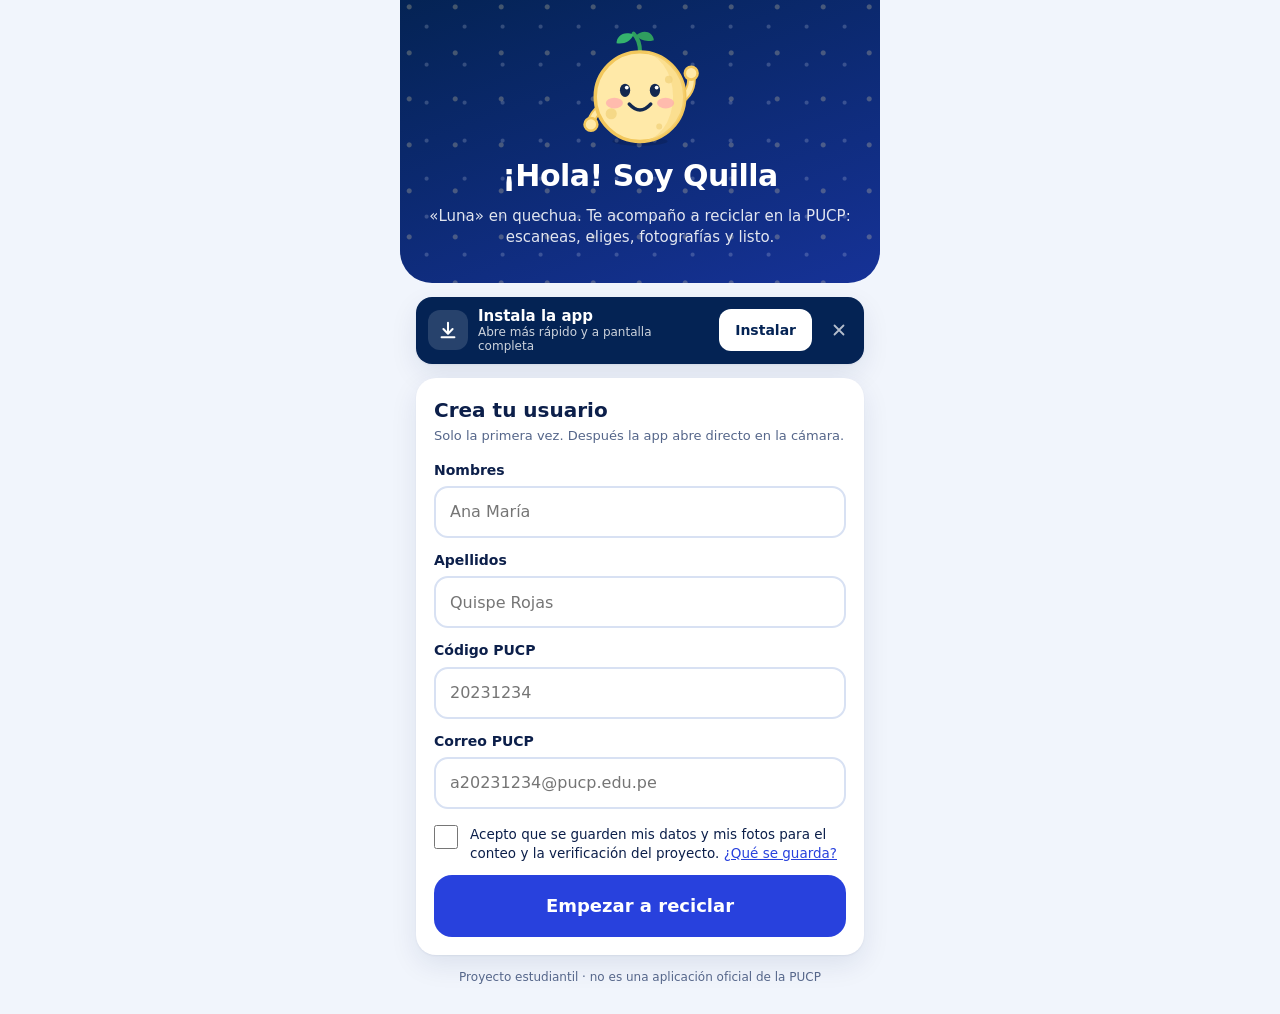
<file: index.html>
<!doctype html>
<html lang="es">
<head>
  <meta charset="utf-8">
  <meta name="viewport" content="width=device-width, initial-scale=1">
  <meta name="theme-color" content="#042354">
  <title>Recicla PUCP</title>
  <meta http-equiv="refresh" content="0; url=app/">
  <link rel="canonical" href="app/">
  <style>
    body { margin: 0; min-height: 100vh; display: grid; place-items: center; text-align: center; background: #042354; color: #fff; font: 18px/1.5 system-ui, -apple-system, "Segoe UI", Roboto, Arial, sans-serif; }
    a { color: #ffe9a8; font-weight: 700; }
  </style>
</head>
<body>
  <p>Abriendo Recicla PUCP…<br><a href="app/">Toca aquí si no se abre solo</a></p>
  <script>location.replace('app/' + location.search + location.hash);</script>
</body>
</html>
</file>
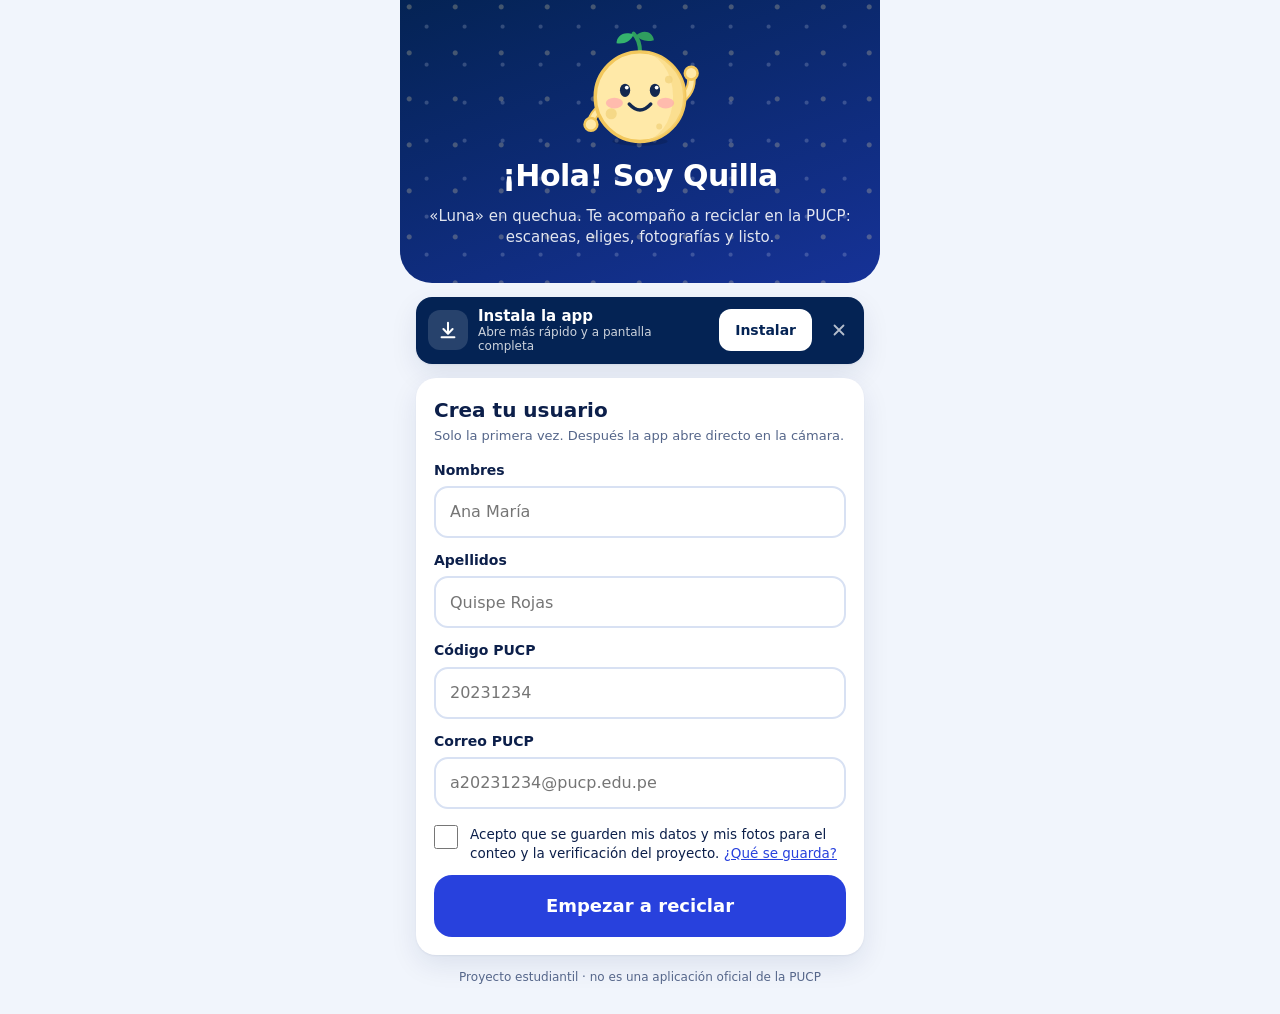
<file: app/index.html>
<!doctype html>
<html lang="es">
<head>
  <meta charset="utf-8">
  <meta name="viewport" content="width=device-width, initial-scale=1, viewport-fit=cover">
  <meta name="theme-color" content="#042354">
  <meta name="color-scheme" content="light dark">
  <meta name="description" content="Escanea el QR del tacho, elige qué botas, toma la foto y suma reciclajes en el campus.">
  <meta name="apple-mobile-web-app-capable" content="yes">
  <meta name="mobile-web-app-capable" content="yes">
  <meta name="apple-mobile-web-app-title" content="Recicla PUCP">
  <meta name="apple-mobile-web-app-status-bar-style" content="black-translucent">
  <title>Recicla PUCP</title>
  <link rel="manifest" href="manifest.webmanifest">
  <link rel="icon" href="icons/icon.svg" type="image/svg+xml">
  <link rel="apple-touch-icon" href="icons/icon-180.png">
  <link rel="stylesheet" href="styles.css">
</head>
<body>
  <!-- Íconos reutilizables -->
  <svg width="0" height="0" style="position:absolute" aria-hidden="true">
    <symbol id="i-back" viewBox="0 0 24 24"><path d="M15 5l-7 7 7 7"/></symbol>
    <symbol id="i-qr" viewBox="0 0 24 24"><rect x="3" y="3" width="7" height="7" rx="1.5"/><rect x="14" y="3" width="7" height="7" rx="1.5"/><rect x="3" y="14" width="7" height="7" rx="1.5"/><path d="M14 14h3v3h-3zM20 14v.01M17 20h4M20 17v3"/></symbol>
    <symbol id="i-clock" viewBox="0 0 24 24"><circle cx="12" cy="12" r="9"/><path d="M12 7v5l3 2"/></symbol>
    <symbol id="i-sliders" viewBox="0 0 24 24"><path d="M4 7h9M19 7h1M4 17h1M11 17h9"/><circle cx="16" cy="7" r="2.5"/><circle cx="8" cy="17" r="2.5"/></symbol>
    <symbol id="i-download" viewBox="0 0 24 24"><path d="M12 4v11M7 11l5 5 5-5M5 20h14"/></symbol>
    <symbol id="i-check" viewBox="0 0 24 24"><path d="M5 12.5l4.5 4.5L19 7.5"/></symbol>
    <symbol id="i-x" viewBox="0 0 24 24"><path d="M6 6l12 12M18 6L6 18"/></symbol>
    <symbol id="i-share" viewBox="0 0 24 24"><path d="M12 3v12M8 7l4-4 4 4M7 11H6a1 1 0 0 0-1 1v8a1 1 0 0 0 1 1h12a1 1 0 0 0 1-1v-8a1 1 0 0 0-1-1h-1"/></symbol>
    <symbol id="i-cloud" viewBox="0 0 24 24"><path d="M7 18a4.5 4.5 0 0 1-.6-8.960A6 6 0 0 1 18 9.500 4 4 0 0 1 17.500 18z"/></symbol>
    <symbol id="i-camera" viewBox="0 0 24 24"><path d="M4 8h3l1.500-2h7L17 8h3a1 1 0 0 1 1 1v9a1 1 0 0 1-1 1H4a1 1 0 0 1-1-1V9a1 1 0 0 1 1-1z"/><circle cx="12" cy="13" r="3.500"/></symbol>
    <symbol id="i-refresh" viewBox="0 0 24 24"><path d="M20 11a8 8 0 0 0-14.500-4M4 4v4h4M4 13a8 8 0 0 0 14.500 4M20 20v-4h-4"/></symbol>
    <symbol id="i-user" viewBox="0 0 24 24"><circle cx="12" cy="8" r="4"/><path d="M4 21a8 8 0 0 1 16 0"/></symbol>
    <symbol id="i-copy" viewBox="0 0 24 24"><rect x="8" y="8" width="12" height="12" rx="2"/><path d="M16 8V6a2 2 0 0 0-2-2H6a2 2 0 0 0-2 2v8a2 2 0 0 0 2 2h2"/></symbol>
    <symbol id="i-dots" viewBox="0 0 24 24"><circle cx="12" cy="5" r="1.600"/><circle cx="12" cy="12" r="1.600"/><circle cx="12" cy="19" r="1.600"/></symbol>
  </svg>

  <div id="app">
    <div id="demo-banner" hidden>MODO DEMOSTRACIÓN · se omiten ubicación, horario y límites</div>

    <!-- 1. Bienvenida y registro (solo la primera vez) -->
    <section class="screen" id="s-welcome" hidden>
      <div class="hero">
        <div class="hero-quilla" data-quilla="hola"></div>
        <h1>¡Hola! Soy Quilla</h1>
        <p>«Luna» en quechua. Te acompaño a reciclar en la PUCP: escaneas, eliges, fotografías y listo.</p>
      </div>
      <div data-install-slot>
        <!-- Aviso de instalación (un solo elemento que app.js mueve al hueco de la pantalla activa) -->
        <aside id="install-banner" class="install" hidden>
          <span class="install-ico" aria-hidden="true"><svg viewBox="0 0 24 24"><use href="#i-download"/></svg></span>
          <div class="install-txt"><b>Instala la app</b><span>Abre más rápido y a pantalla completa</span></div>
          <button class="btn small light" id="btn-install">Instalar</button>
          <button class="x" id="btn-install-x" aria-label="Ocultar aviso"><svg aria-hidden="true"><use href="#i-x"/></svg></button>
        </aside>
      </div>
      <form id="reg-form" class="card" novalidate autocomplete="on">
        <h2>Crea tu usuario</h2>
        <p class="hint">Solo la primera vez. Después la app abre directo en la cámara.</p>
        <div class="field">
          <label for="reg-names">Nombres</label>
          <input id="reg-names" type="text" autocomplete="given-name" autocapitalize="words" placeholder="Ana María" maxlength="60" required>
        </div>
        <div class="field">
          <label for="reg-surnames">Apellidos</label>
          <input id="reg-surnames" type="text" autocomplete="family-name" autocapitalize="words" placeholder="Quispe Rojas" maxlength="60" required>
        </div>
        <div class="field">
          <label for="reg-code">Código PUCP</label>
          <input id="reg-code" type="text" inputmode="numeric" pattern="[0-9]*" autocomplete="off" placeholder="20231234" maxlength="10" required>
        </div>
        <div class="field">
          <label for="reg-email">Correo PUCP</label>
          <input id="reg-email" type="email" inputmode="email" autocomplete="email" autocapitalize="none" spellcheck="false" placeholder="a20231234@pucp.edu.pe" maxlength="80" required>
        </div>
        <label class="check" for="reg-consent">
          <input id="reg-consent" type="checkbox">
          <span>Acepto que se guarden mis datos y mis fotos para el conteo y la verificación del proyecto. <a href="#" id="link-privacy">¿Qué se guarda?</a></span>
        </label>
        <p class="error" id="reg-error" role="alert" hidden></p>
        <button class="btn primary big" type="submit">Empezar a reciclar</button>
      </form>
      <p class="fine">Proyecto estudiantil · no es una aplicación oficial de la PUCP</p>
    </section>

    <!-- 2. Escáner de QR (pantalla principal) -->
    <section class="screen" id="s-scan" hidden>
      <header class="appbar">
        <div class="brand"><span class="brand-q" data-quilla="feliz"></span><div><b>Recicla</b><small>PUCP</small></div></div>
        <button class="count-chip" id="count-chip" data-go="history" aria-label="Mis reciclajes"><span id="chip-icon" aria-hidden="true">🌱</span><b id="chip-count">0</b><span class="sr">reciclajes</span></button>
        <button class="icon-btn dark" data-go="settings" aria-label="Ajustes"><svg aria-hidden="true"><use href="#i-sliders"/></svg></button>
      </header>
      <div class="stage">
        <video id="scan-video" playsinline muted autoplay></video>
        <div class="corners"></div>
        <div class="scanline" aria-hidden="true"></div>
        <div class="pill" id="scan-msg" role="status" aria-live="polite">Iniciando cámara…</div>
        <div class="stage-problem" id="scan-problem" hidden>
          <div data-quilla="pensando" class="problem-quilla"></div>
          <p id="scan-problem-text"></p>
          <button class="btn light" id="btn-scan-retry">Reintentar</button>
        </div>
      </div>
      <div data-install-slot></div>
      <aside class="fact" id="scan-fact"></aside>
      <div class="demo-sim" id="scan-demo" hidden>
        <p>Modo demo: simula el escaneo de un tacho</p>
        <div class="tachos" id="scan-demo-list"></div>
      </div>
    </section>

    <!-- 3. Escoger tacho -->
    <section class="screen" id="s-bins" hidden>
      <header class="topbar">
        <button class="icon-btn" data-back aria-label="Volver"><svg aria-hidden="true"><use href="#i-back"/></svg></button>
        <div class="title"><h2>Escoge el tacho</h2><p id="bins-where">Tacho 01</p></div>
        <span class="spacer"></span>
      </header>
      <p class="lead" id="bins-lead">Fíjate en el color y en los dibujos: ¿en cuál vas a botar?</p>
      <div class="bin-grid" id="bin-grid"></div>
      <div class="sticky-actions">
        <button class="btn ghost" id="btn-rescan-bins"><svg aria-hidden="true"><use href="#i-qr"/></svg> Escanear otro QR</button>
      </div>
    </section>

    <!-- 4. Escoger residuo -->
    <section class="screen" id="s-waste" hidden>
      <header class="topbar">
        <button class="icon-btn" data-back aria-label="Volver"><svg aria-hidden="true"><use href="#i-back"/></svg></button>
        <div class="title"><h2>¿Qué vas a botar?</h2><p id="waste-where">Tacho 01</p></div>
        <span class="spacer"></span>
      </header>
      <div class="bin-banner" id="waste-banner"></div>
      <div class="waste-grid" id="waste-grid"></div>
    </section>

    <!-- 5. Foto -->
    <section class="screen" id="s-camera" hidden>
      <header class="topbar">
        <button class="icon-btn" data-back aria-label="Volver"><svg aria-hidden="true"><use href="#i-back"/></svg></button>
        <div class="title"><h2>Toma la foto</h2><p id="cap-what">Tacho 01</p></div>
        <span class="spacer"></span>
      </header>
      <div class="notice"><span aria-hidden="true">📸</span><span><b>Que se vean los tachos de fondo</b> y tu residuo en la mano. La foto se toma ahora: no se puede elegir de la galería.</span></div>
      <div class="stage">
        <video id="cap-video" playsinline muted autoplay></video>
        <img id="cap-still" alt="Foto tomada" hidden>
        <div class="corners"></div>
        <div class="stage-problem" id="cap-problem" hidden>
          <div data-quilla="pensando" class="problem-quilla"></div>
          <p id="cap-problem-text"></p>
          <button class="btn light" id="btn-cap-retry">Reintentar</button>
        </div>
      </div>
      <div class="shutter-wrap" id="cap-controls"><button class="shutter" id="shutter" aria-label="Tomar foto" disabled></button></div>
      <div id="cap-confirm" hidden>
        <p class="error" id="cap-error" role="alert" hidden></p>
        <div class="row">
          <button class="btn ghost" id="btn-retake">Repetir</button>
          <button class="btn go" id="btn-send"><svg aria-hidden="true"><use href="#i-check"/></svg> Enviar</button>
        </div>
      </div>
    </section>

    <!-- 6. Celebración -->
    <section class="screen" id="s-done" hidden>
      <div class="done-card">
        <div class="confetti" id="confetti" aria-hidden="true"></div>
        <div class="done-quilla" data-quilla="festejo"></div>
        <h2 id="done-cheer">¡Bravazo!</h2>
        <p class="done-count">Ya reciclaste <b id="done-total">0</b> <span id="done-label">veces</span></p>
        <div class="level">
          <div class="level-row"><span id="lvl-name">🌱 Semilla</span><span id="lvl-next"></span></div>
          <div class="bar"><i id="lvl-bar"></i></div>
        </div>
        <p class="sync" id="done-sync"></p>
        <p class="community" id="done-community" hidden></p>
      </div>
      <aside class="fact big" id="done-fact"></aside>
      <button class="btn primary big" id="btn-keep">Seguir reciclando</button>
      <button class="btn ghost" id="btn-rescan-done"><svg aria-hidden="true"><use href="#i-qr"/></svg> Escanear otro QR</button>
    </section>

    <!-- 7. Historial -->
    <section class="screen" id="s-history" hidden>
      <header class="topbar">
        <button class="icon-btn" data-back aria-label="Volver"><svg aria-hidden="true"><use href="#i-back"/></svg></button>
        <div class="title"><h2>Mis reciclajes</h2><p id="hist-sub"></p></div>
        <span class="spacer"></span>
      </header>
      <div id="hist-list"></div>
      <p class="empty" id="hist-empty" hidden>Todavía no tienes registros. ¡Escanea tu primer QR!</p>
      <button class="btn ghost" id="btn-more" hidden>Ver más</button>
      <button class="btn ghost" id="btn-export"><svg aria-hidden="true"><use href="#i-download"/></svg> Exportar mis registros (CSV)</button>
    </section>

    <!-- 8. Ajustes -->
    <section class="screen" id="s-settings" hidden>
      <header class="topbar">
        <button class="icon-btn" data-back aria-label="Volver"><svg aria-hidden="true"><use href="#i-back"/></svg></button>
        <div class="title"><h2>Ajustes</h2></div>
        <span class="spacer"></span>
      </header>

      <div class="card profile">
        <div class="avatar" id="set-avatar" aria-hidden="true">Q</div>
        <div class="profile-txt"><b id="set-name"></b><span id="set-code"></span><span id="set-email"></span></div>
        <button class="btn small ghost" id="btn-edit-profile">Editar</button>
      </div>

      <div class="card">
        <div class="setting"><div><b>Instalar la app</b><p id="set-install-note">Ábrela como cualquier app, sin buscar el enlace.</p></div><button class="btn small primary" id="btn-install-set">Instalar</button></div>
        <div class="setting"><div><b>Invitar a un amigo</b><p>Comparte el enlace para que se una.</p></div><button class="btn small ghost" id="btn-share"><svg aria-hidden="true"><use href="#i-share"/></svg> Compartir</button></div>
      </div>

      <div class="card">
        <div class="setting"><div><b id="set-cloud-title">Nube</b><p id="set-cloud-note"></p></div><button class="btn small ghost" id="btn-sync"><svg aria-hidden="true"><use href="#i-refresh"/></svg> Enviar</button></div>
        <div class="setting">
          <div><b>Modo demostración</b><p>Para presentar la app fuera del campus: omite ubicación, horario y límites. Los registros quedan marcados como DEMO.</p></div>
          <label class="switch"><input type="checkbox" id="demo-toggle" aria-label="Modo demostración"><span></span></label>
        </div>
      </div>

      <div class="card stack">
        <button class="btn ghost" id="btn-privacy">Privacidad: qué datos se guardan</button>
        <button class="btn ghost" id="btn-clear-demo">Borrar registros de demostración</button>
        <button class="btn danger" id="btn-logout">Cambiar de usuario</button>
      </div>
      <p class="fine">Recicla PUCP · versión 2 · proyecto estudiantil</p>
    </section>
  </div>

  <div id="toast" role="status" aria-live="polite"></div>
  <div id="modal" hidden role="dialog" aria-modal="true"></div>

  <script src="config.js"></script>
  <script src="content.js"></script>
  <script src="art.js"></script>
  <script src="cloud.js"></script>
  <script src="app.js"></script>
</body>
</html>
</file>
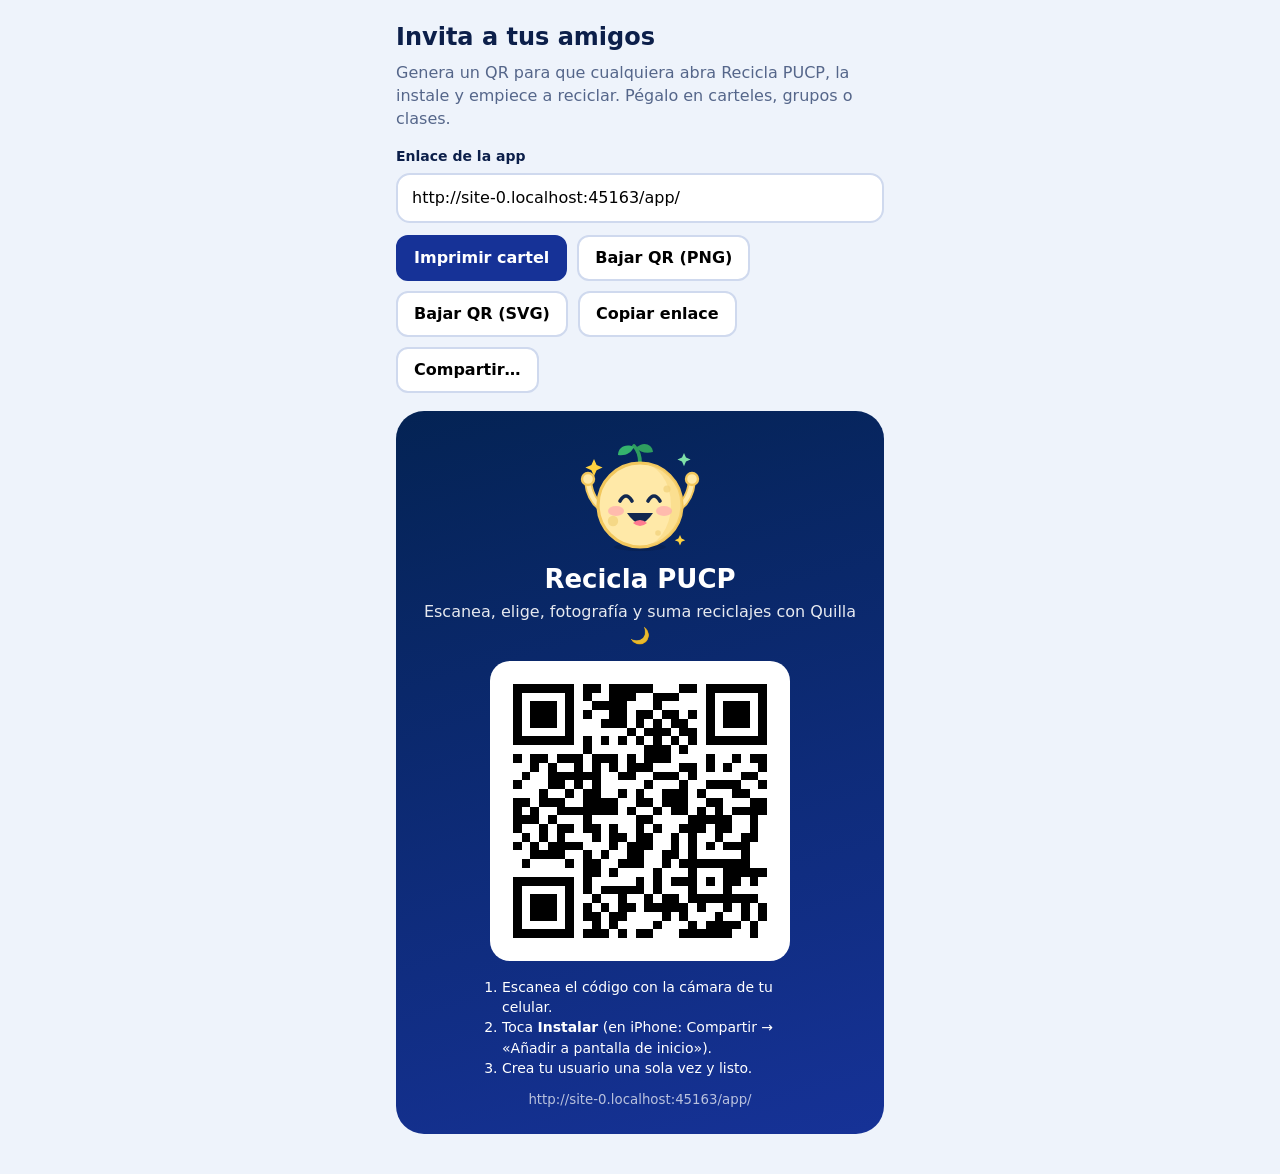
<file: app/invitar.html>
<!doctype html>
<html lang="es">
<head>
  <meta charset="utf-8">
  <meta name="viewport" content="width=device-width, initial-scale=1">
  <meta name="color-scheme" content="light">
  <title>Invitar a Recicla PUCP</title>
  <style>
    :root { --navy: #042354; --royal: #163297; --green: #1fa463; --ink: #0c1f4a; --muted: #55668a; --line: #cfd9ee; }
    * { box-sizing: border-box; }
    body { margin: 0; font: 16px/1.45 system-ui, -apple-system, "Segoe UI", Roboto, Arial, sans-serif; color: var(--ink); background: #eef3fb; }
    .wrap { max-width: 520px; margin: 0 auto; padding: 20px 16px 40px; }
    h1 { margin: 0 0 6px; font-size: 24px; }
    p.lead { margin: 0 0 16px; color: var(--muted); }
    label { display: block; margin-bottom: 6px; font-weight: 800; font-size: 14px; }
    input { width: 100%; min-height: 50px; padding: 0 14px; border: 2px solid var(--line); border-radius: 14px; font: inherit; }
    button { min-height: 46px; padding: 0 16px; border-radius: 12px; border: 2px solid var(--line); background: #fff; font: inherit; font-weight: 700; cursor: pointer; }
    button.primary { background: var(--royal); border-color: var(--royal); color: #fff; }
    .row { display: flex; flex-wrap: wrap; gap: 10px; margin-top: 12px; }
    .poster { margin-top: 18px; background: linear-gradient(165deg, var(--navy), var(--royal)); color: #fff; border-radius: 28px; padding: 24px 20px; text-align: center; }
    .poster .q { width: 120px; height: 120px; margin: 0 auto; }
    .poster h2 { margin: 6px 0 2px; font-size: 26px; }
    .poster p { margin: 0 0 14px; opacity: .9; }
    .poster .code { background: #fff; border-radius: 20px; padding: 14px; width: min(100%, 300px); margin: 0 auto; }
    .poster .code svg { width: 100%; height: auto; display: block; }
    .poster ol { text-align: left; margin: 16px auto 0; padding-left: 22px; max-width: 320px; font-size: 14px; }
    .poster small { display: block; margin-top: 12px; opacity: .7; word-break: break-all; }
    .warn { background: #fff4d6; color: #5c4300; border-radius: 12px; padding: 10px 12px; font-size: 14px; margin-top: 12px; }
    @media print {
      @page { size: A4; margin: 12mm; }
      body { background: #fff; }
      .noprint { display: none !important; }
      .poster { border-radius: 0; }
    }
  </style>
</head>
<body>
  <div class="wrap">
    <div class="noprint">
      <h1>Invita a tus amigos</h1>
      <p class="lead">Genera un QR para que cualquiera abra Recicla PUCP, la instale y empiece a reciclar. Pégalo en carteles, grupos o clases.</p>
      <label for="url">Enlace de la app</label>
      <input id="url" type="url" inputmode="url" placeholder="https://tu-sitio.github.io/recicla-pucp/" autocomplete="off">
      <div class="warn" id="warn" hidden>Abre esta página desde el enlace publicado (no desde tu computadora) para que el enlace se complete solo, o escríbelo arriba.</div>
      <div class="row">
        <button class="primary" id="print">Imprimir cartel</button>
        <button id="png">Bajar QR (PNG)</button>
        <button id="svg">Bajar QR (SVG)</button>
        <button id="copy">Copiar enlace</button>
        <button id="share">Compartir…</button>
      </div>
    </div>

    <div class="poster">
      <div class="q" id="q"></div>
      <h2>Recicla PUCP</h2>
      <p>Escanea, elige, fotografía y suma reciclajes con Quilla 🌙</p>
      <div class="code" id="code"></div>
      <ol>
        <li>Escanea el código con la cámara de tu celular.</li>
        <li>Toca <b>Instalar</b> (en iPhone: Compartir → «Añadir a pantalla de inicio»).</li>
        <li>Crea tu usuario una sola vez y listo.</li>
      </ol>
      <small id="shown"></small>
    </div>
  </div>

  <script src="config.js"></script>
  <script src="art.js"></script>
  <script src="qrgen.js"></script>
  <script>
    (function () {
      var $ = function (s) { return document.querySelector(s); };
      var input = $('#url'), qr = null;
      $('#q').innerHTML = RP_ART.quilla('festejo');

      // Si la página está publicada, el enlace de la app es la misma carpeta.
      var guess = '';
      if (/^https?:$/.test(location.protocol) && !/^(localhost|127\.)/.test(location.hostname)) guess = location.href.split('#')[0].split('?')[0].replace(/[^/]*$/, '');
      input.value = guess;
      $('#warn').hidden = !!guess;

      function draw() {
        var url = input.value.trim();
        $('#warn').hidden = !!url;
        if (!url) { $('#code').innerHTML = '<p style="color:#55668a;margin:30px 0">Escribe el enlace para generar el QR</p>'; $('#shown').textContent = ''; qr = null; return; }
        try { qr = QR.encode(url, 'M', 1, 10); } catch (e) { $('#code').innerHTML = '<p style="color:#b3261e">El enlace es demasiado largo para este generador.</p>'; qr = null; return; }
        $('#code').innerHTML = QR.toSvg(qr, { border: 1 });
        $('#shown').textContent = url;
      }
      input.addEventListener('input', draw); draw();

      function download(name, blob) {
        var a = document.createElement('a'); a.href = URL.createObjectURL(blob); a.download = name;
        document.body.appendChild(a); a.click(); a.remove(); setTimeout(function () { URL.revokeObjectURL(a.href); }, 2000);
      }
      $('#png').onclick = function () { if (!qr) return; var cv = document.createElement('canvas'); QR.toCanvas(qr, cv, 12, 4); cv.toBlob(function (b) { download('recicla-pucp-qr.png', b); }, 'image/png'); };
      $('#svg').onclick = function () { if (qr) download('recicla-pucp-qr.svg', new Blob([QR.toSvg(qr, { border: 4 })], { type: 'image/svg+xml' })); };
      $('#print').onclick = function () { window.print(); };
      $('#copy').onclick = function () { if (navigator.clipboard) navigator.clipboard.writeText(input.value.trim()).then(function () { $('#copy').textContent = '¡Copiado!'; setTimeout(function () { $('#copy').textContent = 'Copiar enlace'; }, 1800); }); };
      $('#share').onclick = function () {
        var url = input.value.trim(); if (!url) return;
        if (navigator.share) navigator.share({ title: 'Recicla PUCP', text: '¡Recicla en el campus y suma con Quilla! 🌙', url: url }).catch(function () {});
        else $('#copy').click();
      };
    })();
  </script>
</body>
</html>
</file>
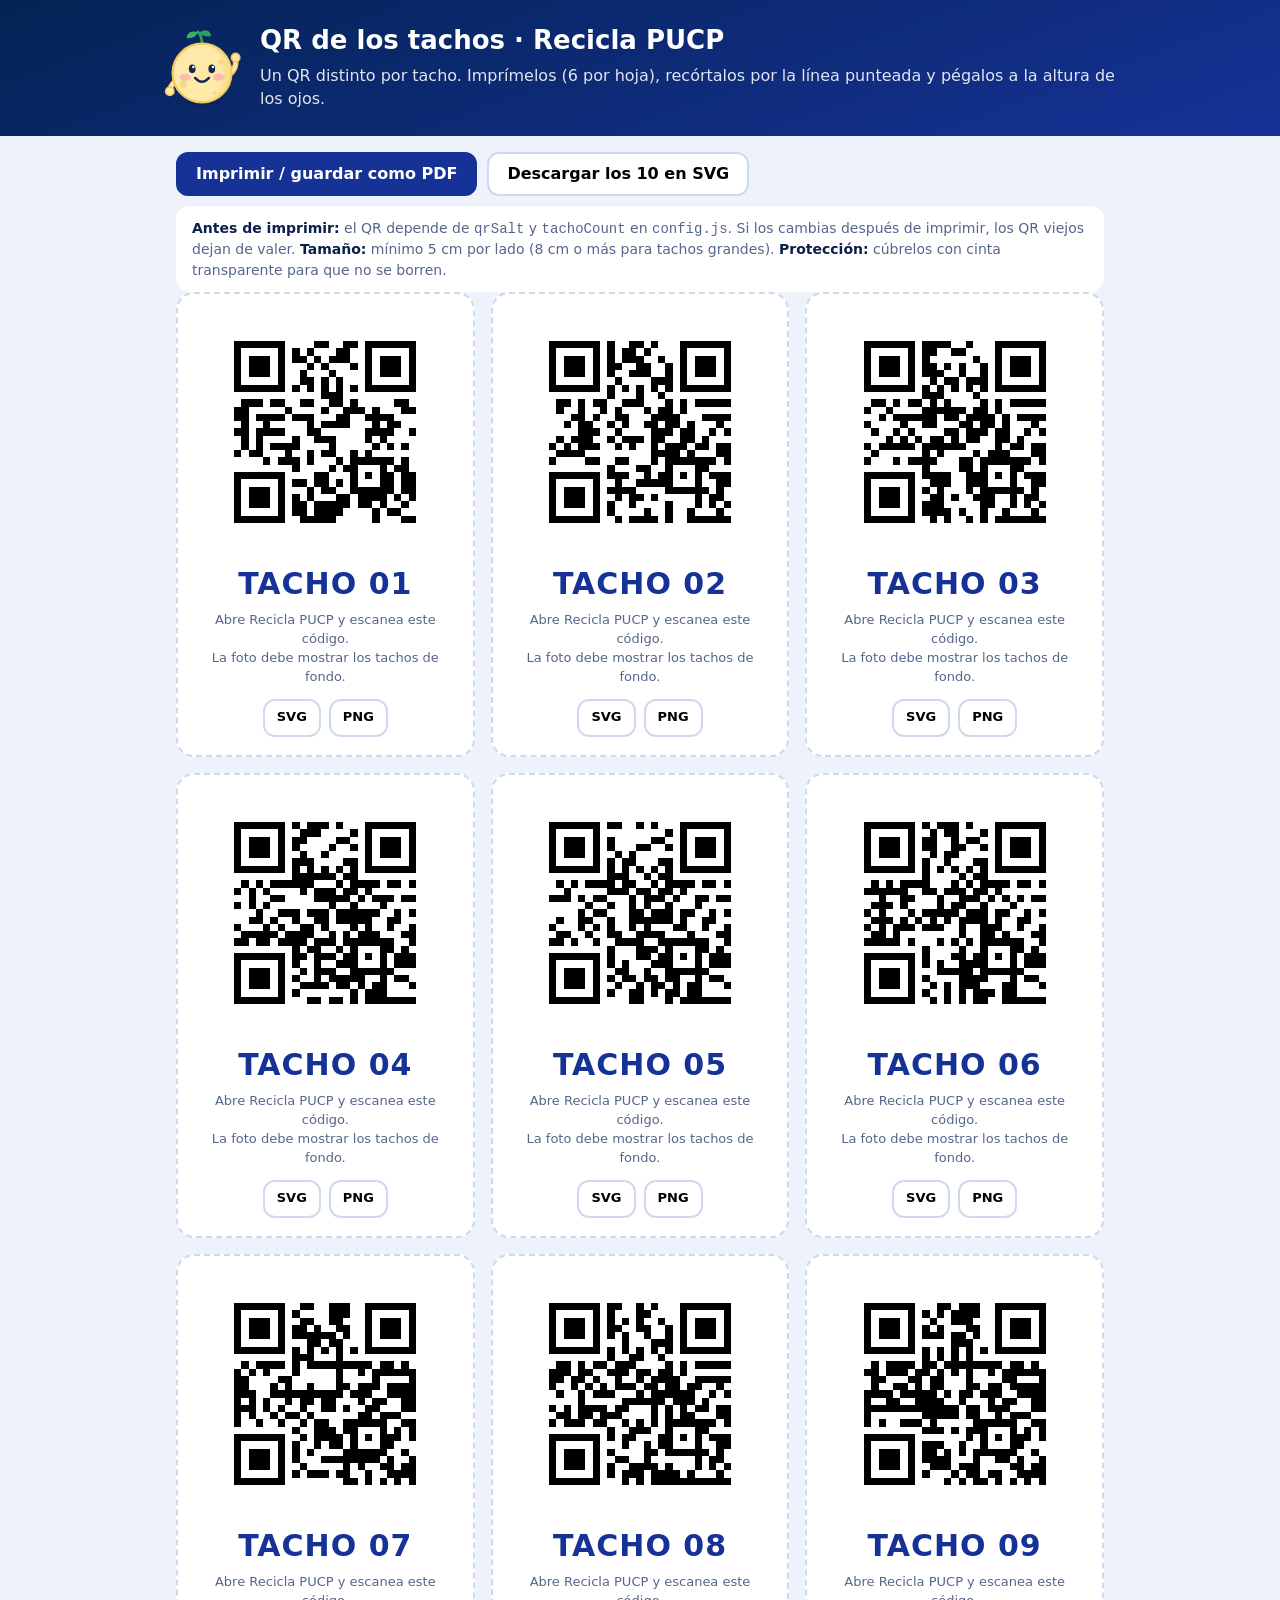
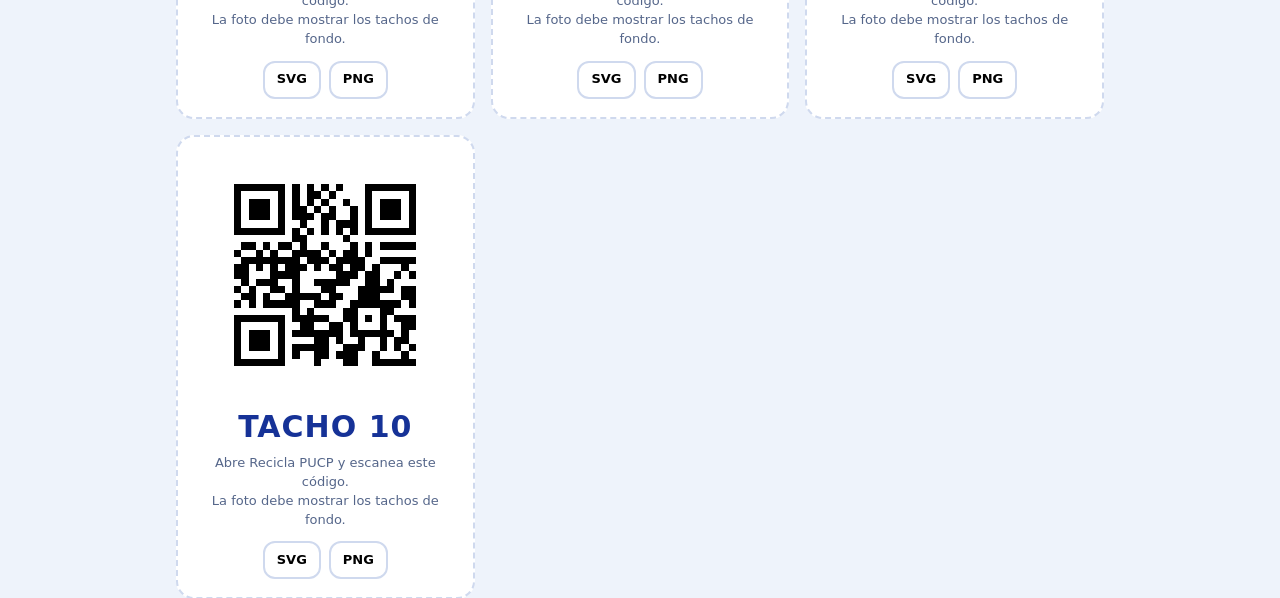
<file: app/qrs.html>
<!doctype html>
<html lang="es">
<head>
  <meta charset="utf-8">
  <meta name="viewport" content="width=device-width, initial-scale=1">
  <meta name="color-scheme" content="light">
  <title>QR de los tachos · Recicla PUCP</title>
  <style>
    :root { --navy: #042354; --royal: #163297; --green: #1fa463; --ink: #0c1f4a; --muted: #55668a; --line: #cfd9ee; }
    * { box-sizing: border-box; }
    body { margin: 0; font: 16px/1.45 system-ui, -apple-system, "Segoe UI", Roboto, Arial, sans-serif; color: var(--ink); background: #eef3fb; }
    header.top { background: linear-gradient(160deg, var(--navy), var(--royal)); color: #fff; padding: 22px 16px 26px; }
    header.top .in { max-width: 960px; margin: 0 auto; display: flex; gap: 16px; align-items: center; }
    header.top .q { width: 84px; height: 84px; flex: none; }
    h1 { margin: 0 0 4px; font-size: 26px; }
    header p { margin: 0; opacity: .88; }
    .wrap { max-width: 960px; margin: 0 auto; padding: 0 16px; }
    .tools { display: flex; flex-wrap: wrap; gap: 10px; margin: 16px 0 10px; }
    button { min-height: 44px; padding: 0 18px; border-radius: 12px; border: 2px solid var(--line); background: #fff; font: inherit; font-weight: 700; cursor: pointer; }
    button.primary { background: var(--royal); border-color: var(--royal); color: #fff; }
    .tips { background: #fff; border-radius: 14px; padding: 12px 16px; font-size: 14px; color: var(--muted); }
    .tips b { color: var(--ink); }
    main { display: grid; grid-template-columns: repeat(auto-fill, minmax(280px, 1fr)); gap: 16px; padding-top: 16px; padding-bottom: 40px; }
    .card { background: #fff; border: 2px dashed var(--line); border-radius: 18px; padding: 18px; text-align: center; break-inside: avoid; }
    .card .qr { width: 100%; max-width: 240px; margin: 0 auto; display: block; }
    .card .qr svg { display: block; width: 100%; height: auto; }
    .card h2 { margin: 10px 0 0; font-size: 30px; letter-spacing: 1px; color: var(--royal); }
    .card .place { margin: 0; font-weight: 700; }
    .card .how { margin: 6px 0 0; font-size: 13px; color: var(--muted); }
    .card .actions { display: flex; gap: 8px; justify-content: center; margin-top: 12px; }
    .card .actions button { min-height: 38px; padding: 0 12px; font-size: 13px; }

    @media print {
      @page { size: A4; margin: 10mm; }
      body { background: #fff; }
      header.top { background: none; color: var(--ink); padding: 0 0 4mm; }
      header.top .q { width: 16mm; height: 16mm; }
      .tools, .tips, .card .actions { display: none; }
      .wrap { max-width: none; padding: 0; }
      main { grid-template-columns: 1fr 1fr; gap: 6mm; padding: 0; }
      .card { border: 1px dashed #888; border-radius: 0; padding: 6mm; height: 86mm; display: flex; flex-direction: column; align-items: center; justify-content: center; page-break-inside: avoid; }
      .card .qr { max-width: 52mm; }
      .card h2 { font-size: 22pt; margin-top: 3mm; }
    }
  </style>
</head>
<body>
  <header class="top">
    <div class="in">
      <div class="q" id="q"></div>
      <div>
        <h1>QR de los tachos · Recicla PUCP</h1>
        <p>Un QR distinto por tacho. Imprímelos (6 por hoja), recórtalos por la línea punteada y pégalos a la altura de los ojos.</p>
      </div>
    </div>
  </header>
  <div class="wrap">
    <div class="tools">
      <button class="primary" id="print">Imprimir / guardar como PDF</button>
      <button id="dl-all">Descargar los 10 en SVG</button>
    </div>
    <div class="tips">
      <b>Antes de imprimir:</b> el QR depende de <code>qrSalt</code> y <code>tachoCount</code> en <code>config.js</code>. Si los cambias después de imprimir, los QR viejos dejan de valer.
      <b>Tamaño:</b> mínimo 5 cm por lado (8 cm o más para tachos grandes). <b>Protección:</b> cúbrelos con cinta transparente para que no se borren.
    </div>
  </div>
  <main class="wrap" id="grid"></main>

  <script src="config.js"></script>
  <script src="art.js"></script>
  <script src="qrgen.js"></script>
  <script>
    (function () {
      var C = window.RP_CONFIG, grid = document.getElementById('grid'), items = [];
      document.getElementById('q').innerHTML = RP_ART.quilla('hola');

      function download(name, blob) {
        var a = document.createElement('a');
        a.href = URL.createObjectURL(blob); a.download = name;
        document.body.appendChild(a); a.click(); a.remove();
        setTimeout(function () { URL.revokeObjectURL(a.href); }, 2000);
      }

      for (var n = 1; n <= C.tachoCount; n++) {
        var qr = QR.encode(C.makePayload(n), 'Q');
        items.push({ n: n, qr: qr, svg: QR.toSvg(qr, { border: 4 }) });
      }

      items.forEach(function (it) {
        var card = document.createElement('section');
        card.className = 'card';
        card.innerHTML =
          '<div class="qr">' + it.svg + '</div>' +
          '<h2>' + C.tachoLabel(it.n).toUpperCase() + '</h2>' +
          (C.tachoPlace(it.n) ? '<p class="place"></p>' : '') +
          '<p class="how">Abre Recicla PUCP y escanea este código.<br>La foto debe mostrar los tachos de fondo.</p>' +
          '<div class="actions"><button data-svg>SVG</button><button data-png>PNG</button></div>';
        if (C.tachoPlace(it.n)) card.querySelector('.place').textContent = C.tachoPlace(it.n);
        card.querySelector('[data-svg]').onclick = function () {
          download('tacho-' + C.tachoId(it.n) + '.svg', new Blob([it.svg], { type: 'image/svg+xml' }));
        };
        card.querySelector('[data-png]').onclick = function () {
          var cv = document.createElement('canvas');
          QR.toCanvas(it.qr, cv, 16, 4);
          cv.toBlob(function (b) { download('tacho-' + C.tachoId(it.n) + '.png', b); }, 'image/png');
        };
        grid.appendChild(card);
      });

      document.getElementById('print').onclick = function () { window.print(); };
      document.getElementById('dl-all').onclick = function () {
        items.forEach(function (it, i) {
          setTimeout(function () { download('tacho-' + C.tachoId(it.n) + '.svg', new Blob([it.svg], { type: 'image/svg+xml' })); }, i * 400);
        });
      };
    })();
  </script>
</body>
</html>
</file>
<file: app/styles.css>
/* Recicla PUCP · tema azul PUCP con acento verde. Los colores están todos aquí arriba. */
:root {
  --navy: #042354;
  --royal: #163297;
  --blue: #2841dd;
  --green: #1fa463;
  --green-deep: #14804b;
  --moon: #ffe9a8;
  --gold: #f2c75c;

  --bg: #f1f5fc;
  --surface: #ffffff;
  --ink: #0c1f4a;
  --muted: #55668a;
  --line: #d8e1f3;
  --soft: #e8eefc;
  --primary: #2841dd;
  --primary-ink: #ffffff;
  --go: #1fa463;
  --go-ink: #ffffff;
  --warn: #b3261e;
  --warn-soft: #fdeceb;
  --notice: #e6f6ee;
  --shadow: 0 1px 2px rgba(4, 35, 84, .06), 0 10px 28px rgba(4, 35, 84, .09);
  --radius: 20px;
  --safe-b: env(safe-area-inset-bottom, 0px);
  --safe-t: env(safe-area-inset-top, 0px);
}

@media (prefers-color-scheme: dark) {
  :root {
    --bg: #050f24;
    --surface: #0d2147;
    --ink: #e9efff;
    --muted: #9fb2dc;
    --line: #1f3566;
    --soft: #14294f;
    --primary: #6f86ff;
    --primary-ink: #07143a;
    --go: #34c27b;
    --go-ink: #04210f;
    --warn: #ff9a92;
    --warn-soft: #3b1b19;
    --notice: #123a2c;
    --shadow: 0 1px 2px rgba(0, 0, 0, .5), 0 10px 28px rgba(0, 0, 0, .4);
  }
}

* { box-sizing: border-box; -webkit-tap-highlight-color: transparent; }
html { -webkit-text-size-adjust: 100%; }
body {
  margin: 0; background: var(--bg); color: var(--ink);
  font: 16px/1.45 system-ui, -apple-system, "Segoe UI", Roboto, "Helvetica Neue", Arial, sans-serif;
}
[hidden] { display: none !important; }
h1, h2, h3, p { margin: 0; }
button { font: inherit; color: inherit; }
a { color: var(--primary); }
.sr { position: absolute; width: 1px; height: 1px; overflow: hidden; clip: rect(0 0 0 0); white-space: nowrap; }

#app { max-width: 480px; margin: 0 auto; min-height: 100dvh; padding: 0 16px calc(var(--safe-b) + 28px); }
.screen { display: flex; flex-direction: column; gap: 14px; padding-top: calc(var(--safe-t) + 12px); animation: rise .24s ease-out; }
@keyframes rise { from { opacity: 0; transform: translateY(10px); } to { opacity: 1; transform: none; } }

/* ---------- avisos ---------- */
#demo-banner {
  position: sticky; top: 0; z-index: 30; margin: 0 -16px; padding: calc(var(--safe-t) + 6px) 16px 6px;
  background: #ffe08a; color: #4a3600; font-size: 12.5px; font-weight: 800; text-align: center;
}
#toast {
  position: fixed; left: 50%; bottom: calc(var(--safe-b) + 24px); z-index: 70;
  transform: translate(-50%, 20px); opacity: 0; pointer-events: none;
  max-width: min(92vw, 440px); padding: 12px 16px; border-radius: 14px;
  background: var(--navy); color: #fff; font-size: 14px; box-shadow: var(--shadow); transition: opacity .2s, transform .2s;
}
#toast.show { opacity: 1; transform: translate(-50%, 0); }

.install {
  display: flex; align-items: center; gap: 10px; margin: 0; padding: 10px 8px 10px 12px;
  border-radius: 16px; background: var(--navy); color: #fff; box-shadow: var(--shadow);
}
.install-ico { flex: none; width: 40px; height: 40px; border-radius: 12px; display: grid; place-items: center; background: rgba(255, 255, 255, .14); }
.install-ico svg { width: 22px; height: 22px; fill: none; stroke: #fff; stroke-width: 2.2; stroke-linecap: round; stroke-linejoin: round; }
.install-txt { flex: 1; min-width: 0; display: flex; flex-direction: column; line-height: 1.2; }
.install-txt b { font-size: 15px; }
.install-txt span { font-size: 12px; opacity: .8; }
.install .x { flex: none; width: 34px; height: 34px; border: 0; border-radius: 10px; background: transparent; color: #fff; opacity: .7; cursor: pointer; display: grid; place-items: center; }
.install .x svg { width: 18px; height: 18px; fill: none; stroke: currentColor; stroke-width: 2.4; stroke-linecap: round; }
[data-install-slot]:empty, [data-install-slot]:not(:has(:not([hidden]))) { display: none; }

/* ---------- botones y campos ---------- */
.btn {
  display: inline-flex; align-items: center; justify-content: center; gap: 10px;
  min-height: 54px; padding: 0 20px; width: 100%;
  border: 2px solid transparent; border-radius: 16px;
  background: var(--surface); color: var(--ink); font-weight: 800; cursor: pointer;
}
.btn:disabled { opacity: .55; cursor: default; }
.btn.primary { background: var(--primary); color: var(--primary-ink); }
.btn.go { background: var(--go); color: var(--go-ink); }
.btn.light { background: #fff; color: var(--navy); }
.btn.ghost { border-color: var(--line); }
.btn.danger { color: var(--warn); border-color: var(--warn); background: transparent; }
.btn.big { min-height: 62px; font-size: 18px; border-radius: 18px; }
.btn.small { min-height: 42px; padding: 0 14px; font-size: 14px; width: auto; border-radius: 12px; }
.btn svg, .icon-btn svg { width: 22px; height: 22px; fill: none; stroke: currentColor; stroke-width: 2; stroke-linecap: round; stroke-linejoin: round; flex: none; }
.btn:active:not(:disabled) { transform: scale(.985); }
:focus-visible { outline: 3px solid var(--primary); outline-offset: 2px; }

label { display: block; margin-bottom: 6px; font-weight: 800; font-size: 14px; }
input[type="text"], input[type="email"] {
  width: 100%; min-height: 52px; padding: 0 14px; border: 2px solid var(--line); border-radius: 14px;
  background: var(--surface); color: var(--ink); font: inherit;
}
input[type="text"]:focus, input[type="email"]:focus { border-color: var(--primary); outline: none; }
.field + .field { margin-top: 12px; }
.check { display: flex; gap: 12px; align-items: flex-start; margin: 16px 0 12px; font-weight: 500; font-size: 13.5px; line-height: 1.4; }
.check input { flex: none; width: 24px; height: 24px; margin: 0; accent-color: var(--primary); }
.hint { color: var(--muted); font-size: 13px; margin: 2px 0 14px; }
.fine { color: var(--muted); font-size: 12px; text-align: center; }
.error { color: var(--warn); background: var(--warn-soft); padding: 10px 12px; border-radius: 12px; font-size: 14px; font-weight: 700; margin-bottom: 10px; }
.card { background: var(--surface); border-radius: var(--radius); box-shadow: var(--shadow); padding: 18px; }
.card h2 { font-size: 20px; }
.row { display: grid; grid-template-columns: 1fr 1fr; gap: 10px; }

/* ---------- bienvenida ---------- */
.hero {
  text-align: center; color: #fff; margin: 0 -16px; padding: calc(var(--safe-t) + 22px) 24px 34px; border-radius: 0 0 32px 32px;
  background: radial-gradient(circle at 20% 15%, rgba(255, 233, 168, .25) 0 2px, transparent 3px) 0 0 / 46px 46px,
              radial-gradient(circle at 70% 70%, rgba(255, 255, 255, .18) 0 1.5px, transparent 2.5px) 0 0 / 38px 38px,
              linear-gradient(160deg, var(--navy) 0%, var(--royal) 100%);
}
.hero-quilla { width: 128px; height: 128px; margin: 0 auto 4px; animation: bob 3.2s ease-in-out infinite; }
.hero-quilla svg, .done-quilla svg, .brand-q svg, .problem-quilla svg { width: 100%; height: 100%; display: block; }
@keyframes bob { 0%, 100% { transform: translateY(0) rotate(-2deg); } 50% { transform: translateY(-6px) rotate(2deg); } }
.hero h1 { font-size: 30px; letter-spacing: -.5px; }
.hero p { margin-top: 8px; opacity: .88; font-size: 15px; }

/* ---------- barra de la pantalla principal ---------- */
.appbar {
  display: flex; align-items: center; gap: 10px; margin: 0 -16px; padding: calc(var(--safe-t) + 10px) 16px 12px;
  background: linear-gradient(160deg, var(--navy) 0%, var(--royal) 100%); color: #fff; border-radius: 0 0 24px 24px;
}
#s-scan, #s-welcome { padding-top: 0; }
.brand { flex: 1; display: flex; align-items: center; gap: 8px; min-width: 0; }
.brand-q { width: 42px; height: 42px; flex: none; }
.brand b { display: block; font-size: 17px; line-height: 1.05; }
.brand small { font-size: 12px; letter-spacing: 2px; opacity: .8; font-weight: 700; }
.count-chip {
  display: inline-flex; align-items: center; gap: 6px; min-height: 40px; padding: 0 14px; border: 0; border-radius: 999px;
  background: rgba(255, 255, 255, .16); color: #fff; font-size: 16px; cursor: pointer;
}
.count-chip b { font-size: 18px; }
.icon-btn {
  display: inline-grid; place-items: center; width: 44px; height: 44px; flex: none;
  border: 0; border-radius: 14px; background: var(--surface); box-shadow: var(--shadow); cursor: pointer;
}
.icon-btn.dark { background: rgba(255, 255, 255, .16); color: #fff; box-shadow: none; width: 40px; height: 40px; }

/* ---------- barra superior (resto de pantallas) ---------- */
.topbar { display: flex; align-items: center; gap: 10px; min-height: 48px; }
.topbar .title { flex: 1; min-width: 0; }
.topbar h2 { font-size: 19px; line-height: 1.15; }
.topbar p { font-size: 13px; color: var(--muted); font-weight: 700; }
.topbar .spacer { width: 8px; }
.lead { color: var(--muted); font-size: 15px; }

/* ---------- cámara ---------- */
.stage {
  position: relative; background: #000; border-radius: 24px; overflow: hidden;
  aspect-ratio: 3 / 4; max-height: 56dvh; width: 100%; margin-top: 14px; box-shadow: var(--shadow);
}
#s-camera .stage { margin-top: 0; max-height: 54dvh; }
.stage video, .stage img { position: absolute; inset: 0; width: 100%; height: 100%; object-fit: cover; }
.stage img#cap-still { object-fit: contain; background: #000; } /* la vista previa muestra la foto completa, con su sello */
.corners {
  position: absolute; inset: 15%; pointer-events: none; --c: rgba(255, 255, 255, .95); --t: 4px; --l: 30px;
  background:
    linear-gradient(var(--c), var(--c)) top left / var(--l) var(--t),
    linear-gradient(var(--c), var(--c)) top left / var(--t) var(--l),
    linear-gradient(var(--c), var(--c)) top right / var(--l) var(--t),
    linear-gradient(var(--c), var(--c)) top right / var(--t) var(--l),
    linear-gradient(var(--c), var(--c)) bottom left / var(--l) var(--t),
    linear-gradient(var(--c), var(--c)) bottom left / var(--t) var(--l),
    linear-gradient(var(--c), var(--c)) bottom right / var(--l) var(--t),
    linear-gradient(var(--c), var(--c)) bottom right / var(--t) var(--l);
  background-repeat: no-repeat;
}
#s-camera .corners { inset: 6%; opacity: .6; }
.scanline { position: absolute; left: 15%; right: 15%; top: 15%; height: 3px; border-radius: 3px; background: linear-gradient(90deg, transparent, #7dffb5, transparent); box-shadow: 0 0 14px #7dffb5; animation: scan 2.4s ease-in-out infinite; pointer-events: none; }
@keyframes scan { 0%, 100% { top: 15%; } 50% { top: 84%; } }
.pill {
  position: absolute; left: 14px; right: 14px; bottom: 14px; padding: 10px 14px; border-radius: 16px; text-align: center;
  font-size: 14px; font-weight: 800; background: rgba(4, 35, 84, .78); color: #fff; backdrop-filter: blur(4px);
}
.stage-problem {
  position: absolute; inset: 0; display: grid; place-content: center; justify-items: center; gap: 12px; padding: 24px; text-align: center;
  background: rgba(4, 35, 84, .92); color: #fff;
}
.problem-quilla { width: 84px; height: 84px; }
.shutter-wrap { display: grid; place-items: center; padding: 4px 0; }
.shutter {
  width: 80px; height: 80px; border-radius: 50%; cursor: pointer; border: 6px solid var(--go);
  background: var(--surface); box-shadow: 0 0 0 4px rgba(31, 164, 99, .25), var(--shadow);
}
.shutter:active:not(:disabled) { transform: scale(.93); }
.shutter:disabled { opacity: .45; }
.notice { display: flex; gap: 10px; align-items: flex-start; padding: 12px 14px; background: var(--notice); border-radius: 16px; font-size: 14px; }
.notice b { font-weight: 800; }

.fact {
  display: flex; gap: 12px; align-items: flex-start; padding: 14px; border-radius: 18px; background: var(--surface);
  box-shadow: var(--shadow); border-left: 5px solid var(--gold); font-size: 14px;
}
.fact .ico { font-size: 24px; line-height: 1; flex: none; }
.fact .tag { display: inline-block; margin-bottom: 4px; padding: 1px 8px; border-radius: 999px; background: var(--soft); color: var(--primary); font-size: 11px; font-weight: 800; letter-spacing: .4px; text-transform: uppercase; }
.fact p { line-height: 1.4; }
.fact a { display: inline-block; margin-top: 4px; font-size: 11.5px; color: var(--muted); }
.fact.big { font-size: 15px; }
.demo-sim { border: 2px dashed #d9a400; border-radius: 16px; padding: 12px; }
.demo-sim p { font-size: 13px; font-weight: 800; margin-bottom: 8px; }
.demo-sim .tachos { display: flex; flex-wrap: wrap; gap: 8px; }
.demo-sim button { min-height: 44px; min-width: 52px; padding: 0 12px; border-radius: 12px; border: 2px solid var(--line); background: var(--surface); font-weight: 800; cursor: pointer; }

/* ---------- tachos ---------- */
.bin-grid { display: grid; grid-template-columns: 1fr 1fr; gap: 12px; }
.bin-card {
  display: flex; flex-direction: column; align-items: center; gap: 8px; text-align: center; padding: 14px 8px 12px;
  border: 2px solid var(--line); border-radius: 20px; background: var(--surface); box-shadow: var(--shadow); cursor: pointer;
}
.bin-card:active { transform: scale(.98); border-color: var(--bin-edge); }
.bin-art { width: 62px; height: 74px; }
.bin-name { font-weight: 800; font-size: 16px; line-height: 1.15; }
.bin-items { display: flex; gap: 6px; justify-content: center; flex-wrap: wrap; }
.bin-items span { display: grid; justify-items: center; gap: 1px; width: 52px; font-size: 10.5px; color: var(--muted); font-weight: 700; line-height: 1.1; }
.bin-items svg { width: 34px; height: 34px; }
.sticky-actions { position: sticky; bottom: 0; margin: 4px -16px 0; padding: 12px 16px calc(var(--safe-b) + 10px); background: linear-gradient(180deg, transparent, var(--bg) 35%); }
.sticky-actions .btn { background: var(--surface); }

.bin-banner {
  display: flex; align-items: center; gap: 12px; padding: 12px 16px; border-radius: 18px;
  background: var(--bin); color: var(--bin-ink); border: 2px solid var(--bin-edge); font-weight: 800; font-size: 17px;
}
.bin-banner svg { width: 40px; height: 47px; flex: none; }
.waste-grid { display: grid; grid-template-columns: 1fr 1fr; gap: 12px; }
.waste-btn {
  display: flex; flex-direction: column; align-items: center; justify-content: center; gap: 8px; min-height: 132px; padding: 12px;
  border: 2px solid var(--line); border-radius: 20px; background: var(--surface); box-shadow: var(--shadow);
  font-weight: 800; font-size: 16px; text-align: center; cursor: pointer;
}
.waste-btn svg { width: 58px; height: 58px; }
.waste-btn:active { transform: scale(.98); border-color: var(--primary); }

/* ---------- celebración ---------- */
.done-card {
  position: relative; overflow: hidden; text-align: center; color: #fff; border-radius: 28px; padding: 26px 20px 20px;
  background: radial-gradient(circle at 15% 12%, rgba(255, 233, 168, .3) 0 2px, transparent 3px) 0 0 / 44px 44px,
              linear-gradient(165deg, var(--navy) 0%, var(--royal) 100%);
  box-shadow: var(--shadow);
}
.done-quilla { position: relative; width: 150px; height: 150px; margin: 0 auto; animation: hop 1.1s ease-in-out infinite; }
@keyframes hop { 0%, 100% { transform: translateY(0); } 45% { transform: translateY(-14px); } }
.done-card h2 { position: relative; margin-top: 6px; font-size: 24px; line-height: 1.2; }
.done-count { position: relative; margin-top: 8px; font-size: 17px; opacity: .92; }
.done-count b { font-size: 34px; color: var(--moon); }
.level { position: relative; margin-top: 14px; text-align: left; }
.level-row { display: flex; justify-content: space-between; font-size: 13px; font-weight: 800; margin-bottom: 6px; }
.level-row span:last-child { opacity: .75; font-weight: 700; }
.bar { height: 12px; border-radius: 999px; background: rgba(255, 255, 255, .2); overflow: hidden; }
.bar i { display: block; height: 100%; width: var(--w, 0%); border-radius: 999px; background: linear-gradient(90deg, #7dffb5, var(--moon)); animation: fill .9s ease-out; }
@keyframes fill { from { width: 0; } }
.sync { position: relative; margin-top: 12px; font-size: 12.5px; opacity: .85; }
.community { position: relative; margin-top: 6px; font-size: 13px; font-weight: 800; color: var(--moon); }
.confetti { position: absolute; inset: 0; pointer-events: none; }
.confetti i { position: absolute; top: -12px; width: 8px; height: 14px; border-radius: 2px; opacity: .95; animation: fall linear forwards; }
@keyframes fall { to { transform: translateY(420px) rotate(540deg); opacity: 0; } }

/* ---------- historial ---------- */
.hist-item { display: flex; gap: 12px; align-items: center; padding: 10px; }
.hist-item + .hist-item { margin-top: 10px; }
.thumb { flex: none; width: 68px; height: 68px; border-radius: 14px; border: 0; padding: 0; overflow: hidden; background: var(--soft); color: var(--muted); font-size: 11px; cursor: pointer; }
.thumb img { width: 100%; height: 100%; object-fit: cover; display: block; }
.hist-meta { min-width: 0; flex: 1; }
.hist-meta b { display: block; }
.hist-meta small { color: var(--muted); display: block; }
.hist-sync { flex: none; width: 26px; height: 26px; color: var(--muted); }
.hist-sync.ok { color: var(--go); }
.hist-sync svg { width: 100%; height: 100%; fill: none; stroke: currentColor; stroke-width: 2; stroke-linecap: round; stroke-linejoin: round; }
.badge { display: inline-block; margin-left: 6px; padding: 1px 7px; border-radius: 999px; background: #ffe08a; color: #4a3600; font-size: 11px; font-weight: 800; }
.dot { display: inline-block; width: 12px; height: 12px; margin-right: 6px; border-radius: 50%; border: 2px solid var(--edge, transparent); background: var(--c); vertical-align: -1px; }
.empty { text-align: center; color: var(--muted); padding: 32px 12px; }

/* ---------- ajustes ---------- */
.profile { display: flex; align-items: center; gap: 12px; }
.avatar { flex: none; width: 52px; height: 52px; border-radius: 50%; display: grid; place-items: center; font-weight: 800; font-size: 22px; background: var(--moon); color: var(--navy); }
.profile-txt { flex: 1; min-width: 0; display: flex; flex-direction: column; font-size: 13px; color: var(--muted); overflow-wrap: anywhere; }
.profile-txt b { color: var(--ink); font-size: 16px; }
.setting { display: flex; align-items: center; justify-content: space-between; gap: 14px; }
.setting + .setting { margin-top: 16px; padding-top: 16px; border-top: 1px solid var(--line); }
.setting p { font-size: 13px; color: var(--muted); }
.stack > * + * { margin-top: 12px; }
.switch { position: relative; flex: none; width: 54px; height: 32px; margin: 0; }
.switch input { position: absolute; inset: 0; width: 100%; height: 100%; margin: 0; opacity: 0; cursor: pointer; z-index: 1; }
.switch span { position: absolute; inset: 0; border-radius: 999px; background: var(--line); transition: background .2s; }
.switch span::after { content: ""; position: absolute; top: 4px; left: 4px; width: 24px; height: 24px; border-radius: 50%; background: #fff; transition: transform .2s; box-shadow: 0 1px 3px rgba(0, 0, 0, .3); }
.switch input:checked + span { background: var(--go); }
.switch input:checked + span::after { transform: translateX(22px); }
.switch input:focus-visible + span { outline: 3px solid var(--primary); outline-offset: 2px; }

/* ---------- ventana modal ---------- */
#modal { position: fixed; inset: 0; z-index: 60; display: flex; align-items: flex-end; justify-content: center; background: rgba(4, 18, 48, .6); }
#modal .sheet {
  width: min(100%, 480px); max-height: 92dvh; overflow: auto; padding: 22px 20px calc(var(--safe-b) + 20px);
  border-radius: 26px 26px 0 0; background: var(--surface); animation: rise .2s ease-out;
}
#modal h3 { font-size: 20px; margin-bottom: 8px; }
#modal .body { color: var(--muted); margin-bottom: 16px; white-space: pre-line; }
#modal .actions { display: grid; gap: 10px; }
#modal img.photo { width: 100%; border-radius: 14px; margin-bottom: 12px; display: block; }
#modal .sheet-quilla { width: 72px; height: 72px; margin: 0 auto 6px; }
#modal .sheet-quilla svg { width: 100%; height: 100%; }
#modal ol.steps { margin: 0 0 16px; padding: 0; list-style: none; display: grid; gap: 12px; counter-reset: s; }
#modal ol.steps li { counter-increment: s; display: flex; gap: 12px; align-items: center; font-size: 15px; }
#modal ol.steps li::before { content: counter(s); flex: none; width: 30px; height: 30px; border-radius: 50%; display: grid; place-items: center; background: var(--primary); color: var(--primary-ink); font-weight: 800; font-size: 14px; }
#modal ol.steps svg { width: 22px; height: 22px; vertical-align: -5px; fill: none; stroke: var(--primary); stroke-width: 2; stroke-linecap: round; stroke-linejoin: round; }
#modal ul.facts { margin: 0 0 16px; padding-left: 18px; color: var(--muted); font-size: 14px; display: grid; gap: 8px; }

@media (prefers-reduced-motion: reduce) {
  .screen, #modal .sheet, .hero-quilla, .done-quilla, .scanline { animation: none; }
  #toast { transition: none; }
  .bar i { animation: none; }
  .confetti { display: none; }
}
</file>
